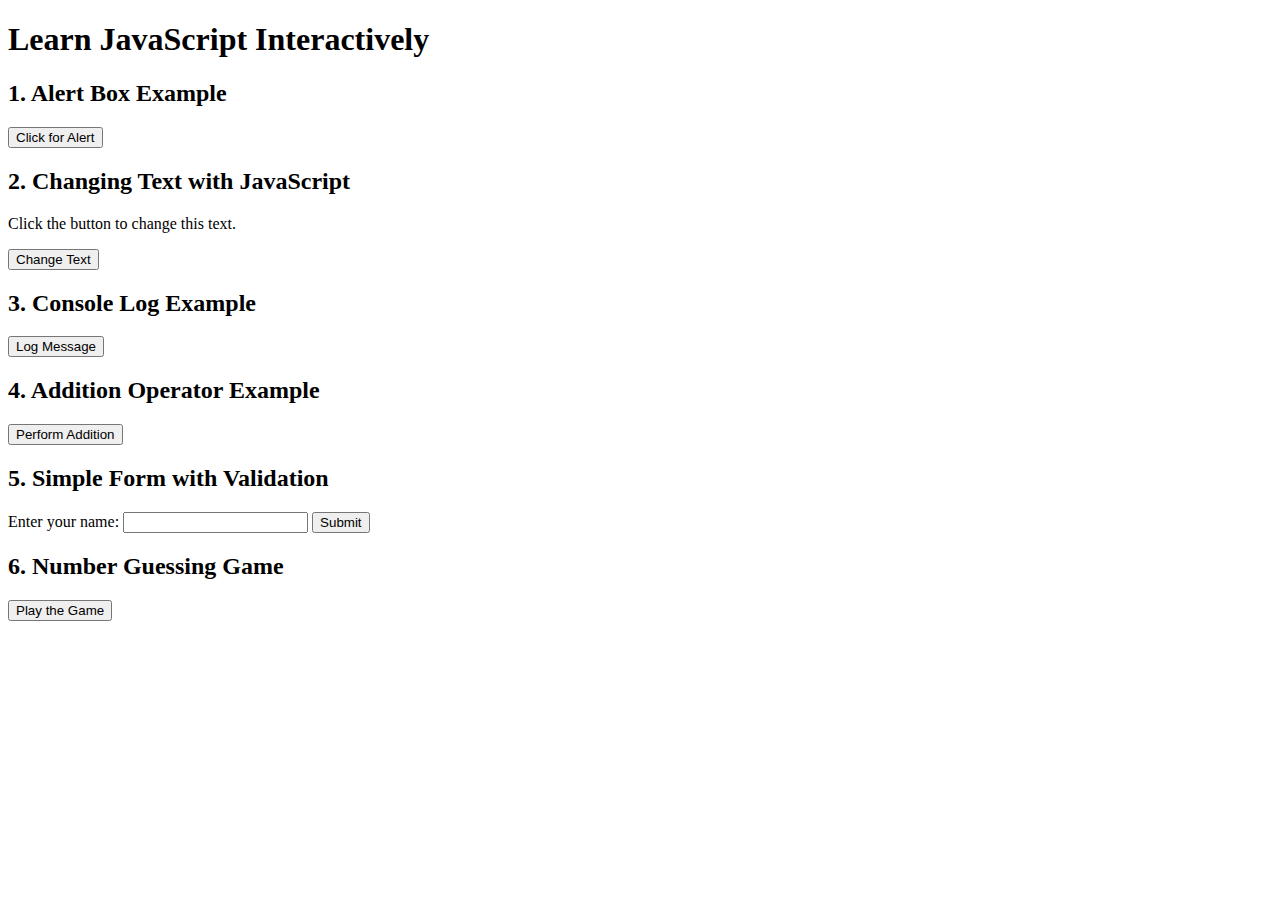
<file: 123.html>
<!DOCTYPE html>
<html lang="en">
<head>
    <meta charset="UTF-8">
    <meta name="viewport" content="width=device-width, initial-scale=1.0">
    <title>Interactive JavaScript Learning</title>
    <script>
        function showAlert() {
            alert("Hello! This is an alert example.");
        }

        function changeText() {
            document.getElementById("dynamicText").innerHTML = "Text changed using innerHTML!";
        }

        function logToConsole() {
            console.log("This message is logged in the console.");
            alert("Check the console for output!");
        }

        function showAddition() {
            let a = 100, b = 20;
            document.getElementById("result").innerHTML = "Addition Result: " + (a + b);
        }

        function validateForm() {
            let name = document.getElementById("name").value;
            if (name === "") {
                alert("Name field cannot be empty!");
                return false;
            } else {
                alert("Form submitted successfully!");
                return true;
            }
        }

        function numberGame() {
            let userNum = prompt("Enter a number:");
            if (userNum > 10) {
                alert("Your number is greater than 10!");
            } else {
                alert("Your number is 10 or less!");
            }
        }
    </script>
</head>
<body>

    <h1>Learn JavaScript Interactively</h1>

    <h2>1. Alert Box Example</h2>
    <button onclick="showAlert()">Click for Alert</button>

    <h2>2. Changing Text with JavaScript</h2>
    <p id="dynamicText">Click the button to change this text.</p>
    <button onclick="changeText()">Change Text</button>

    <h2>3. Console Log Example</h2>
    <button onclick="logToConsole()">Log Message</button>

    <h2>4. Addition Operator Example</h2>
    <button onclick="showAddition()">Perform Addition</button>
    <p id="result"></p>

    <h2>5. Simple Form with Validation</h2>
    <form onsubmit="return validateForm()">
        <label for="name">Enter your name:</label>
        <input type="text" id="name" name="name" aria-required="true">
        <button type="submit">Submit</button>
    </form>

    <h2>6. Number Guessing Game</h2>
    <button onclick="numberGame()">Play the Game</button>

</body>
</html>
</file>
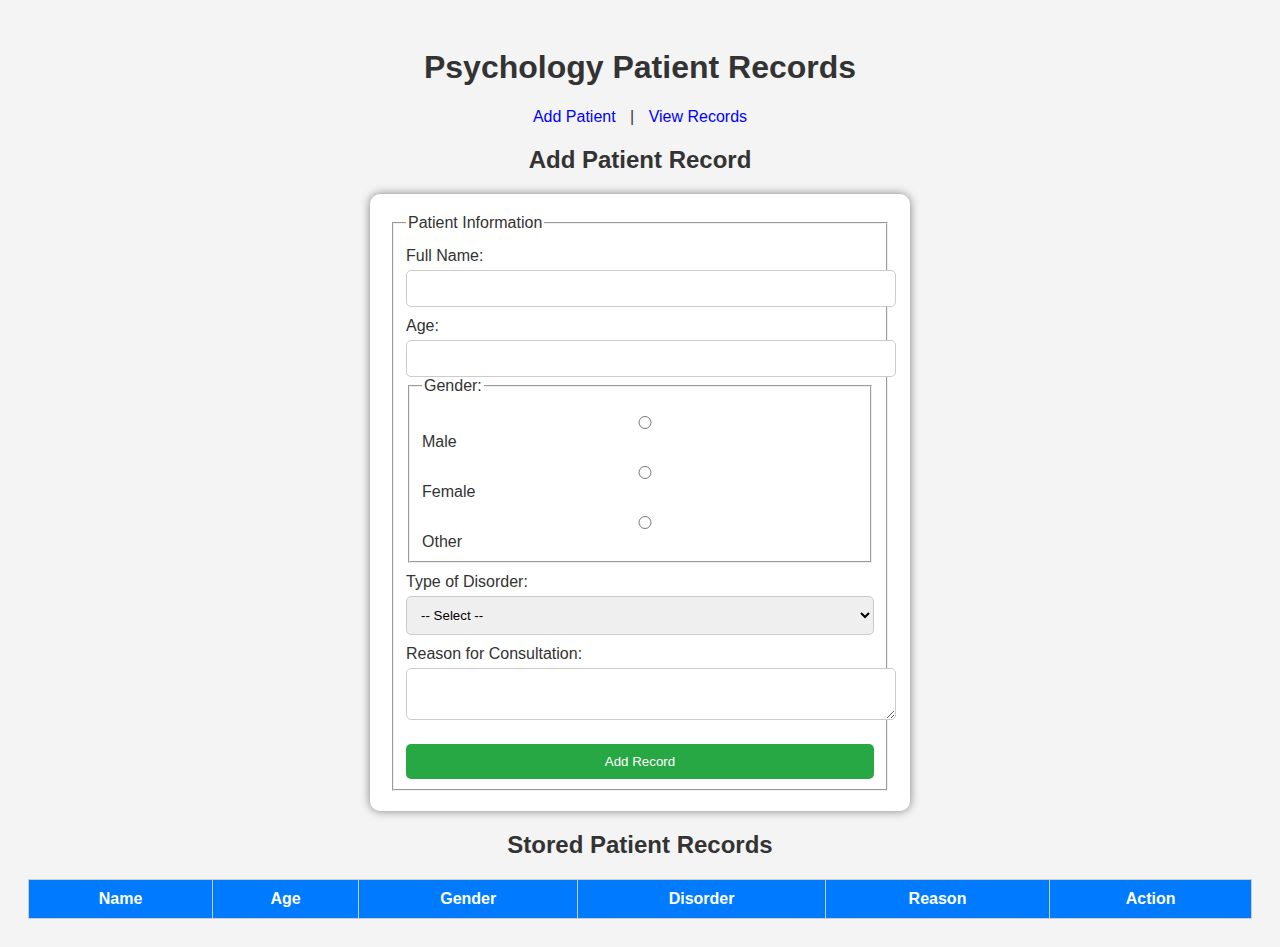
<file: 3.html>
<!DOCTYPE html>
<html lang="en">
<head>
    <meta charset="UTF-8">
    <meta name="viewport" content="width=device-width, initial-scale=1.0">
    <title>Psychology Patient Records</title>
    <link rel="stylesheet" href="styles.css">
</head>
<body>
    <header>
        <h1>Psychology Patient Records</h1>
        <nav>
            <a href="#formSection">Add Patient</a> | 
            <a href="#recordsSection">View Records</a>
        </nav>
    </header>

    <main>
        <section id="formSection">
            <h2>Add Patient Record</h2>
            <form id="patientForm" aria-labelledby="formTitle">
                <fieldset>
                    <legend id="formTitle">Patient Information</legend>

                    <label for="name">Full Name:</label>
                    <input type="text" id="name" name="name" required>

                    <label for="age">Age:</label>
                    <input type="number" id="age" name="age" min="1" required>

                    <fieldset>
                        <legend>Gender:</legend>
                        <label><input type="radio" name="gender" value="Male" required> Male</label>
                        <label><input type="radio" name="gender" value="Female" required> Female</label>
                        <label><input type="radio" name="gender" value="Other" required> Other</label>
                    </fieldset>

                    <label for="disorder">Type of Disorder:</label>
                    <select id="disorder" name="disorder" required>
                        <option value="">-- Select --</option>
                        <option value="Anxiety">Anxiety</option>
                        <option value="Depression">Depression</option>
                        <option value="OCD">OCD</option>
                        <option value="PTSD">PTSD</option>
                        <option value="Bipolar Disorder">Bipolar Disorder</option>
                        <option value="Schizophrenia">Schizophrenia</option>
                        <option value="Other">Other</option>
                    </select>

                    <label for="reason">Reason for Consultation:</label>
                    <textarea id="reason" name="reason" required></textarea>

                    <button type="submit">Add Record</button>
                </fieldset>
            </form>
            <p id="message" aria-live="polite"></p>
        </section>

        <section id="recordsSection">
            <h2>Stored Patient Records</h2>
            <table id="recordsTable" aria-label="Patient Records">
                <thead>
                    <tr>
                        <th>Name</th>
                        <th>Age</th>
                        <th>Gender</th>
                        <th>Disorder</th>
                        <th>Reason</th>
                        <th>Action</th>
                    </tr>
                </thead>
                <tbody></tbody>
            </table>
        </section>
    </main>

    <script src="script.js"></script>
</body>
</html>
</file>
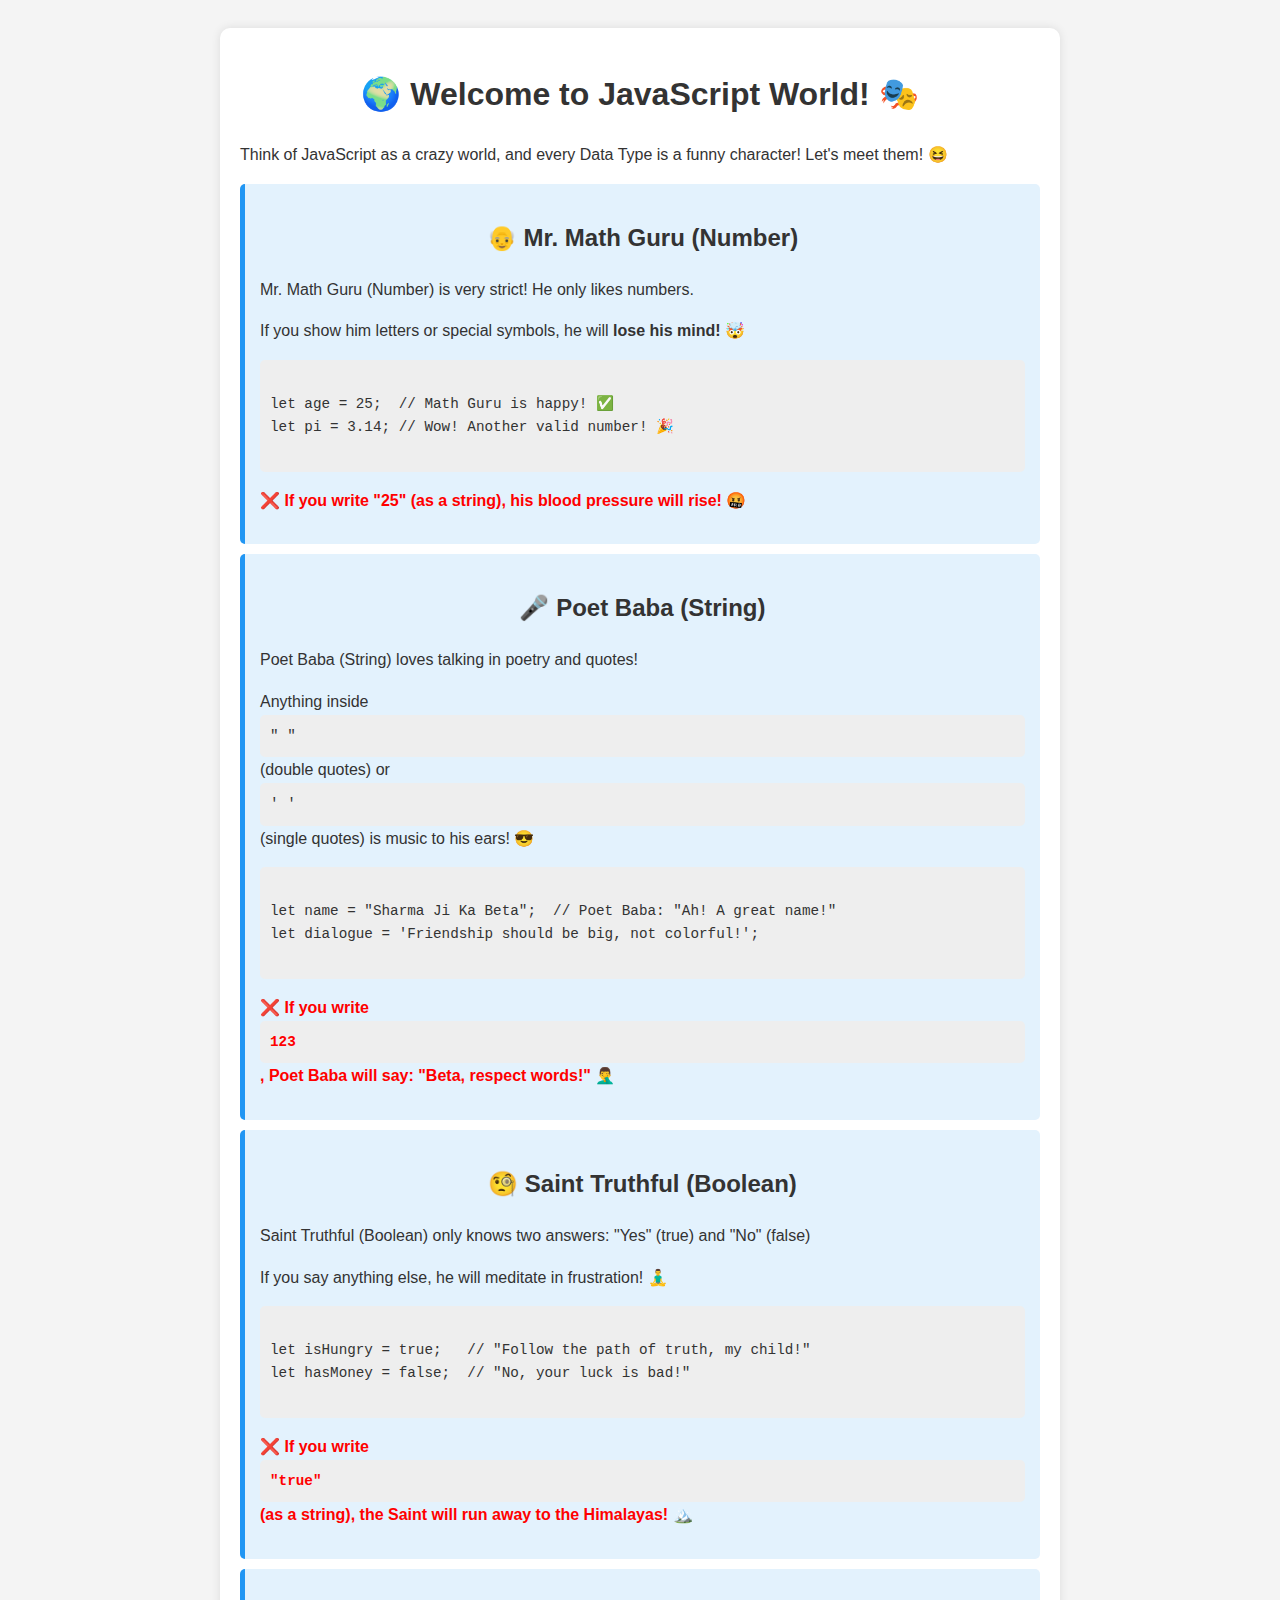
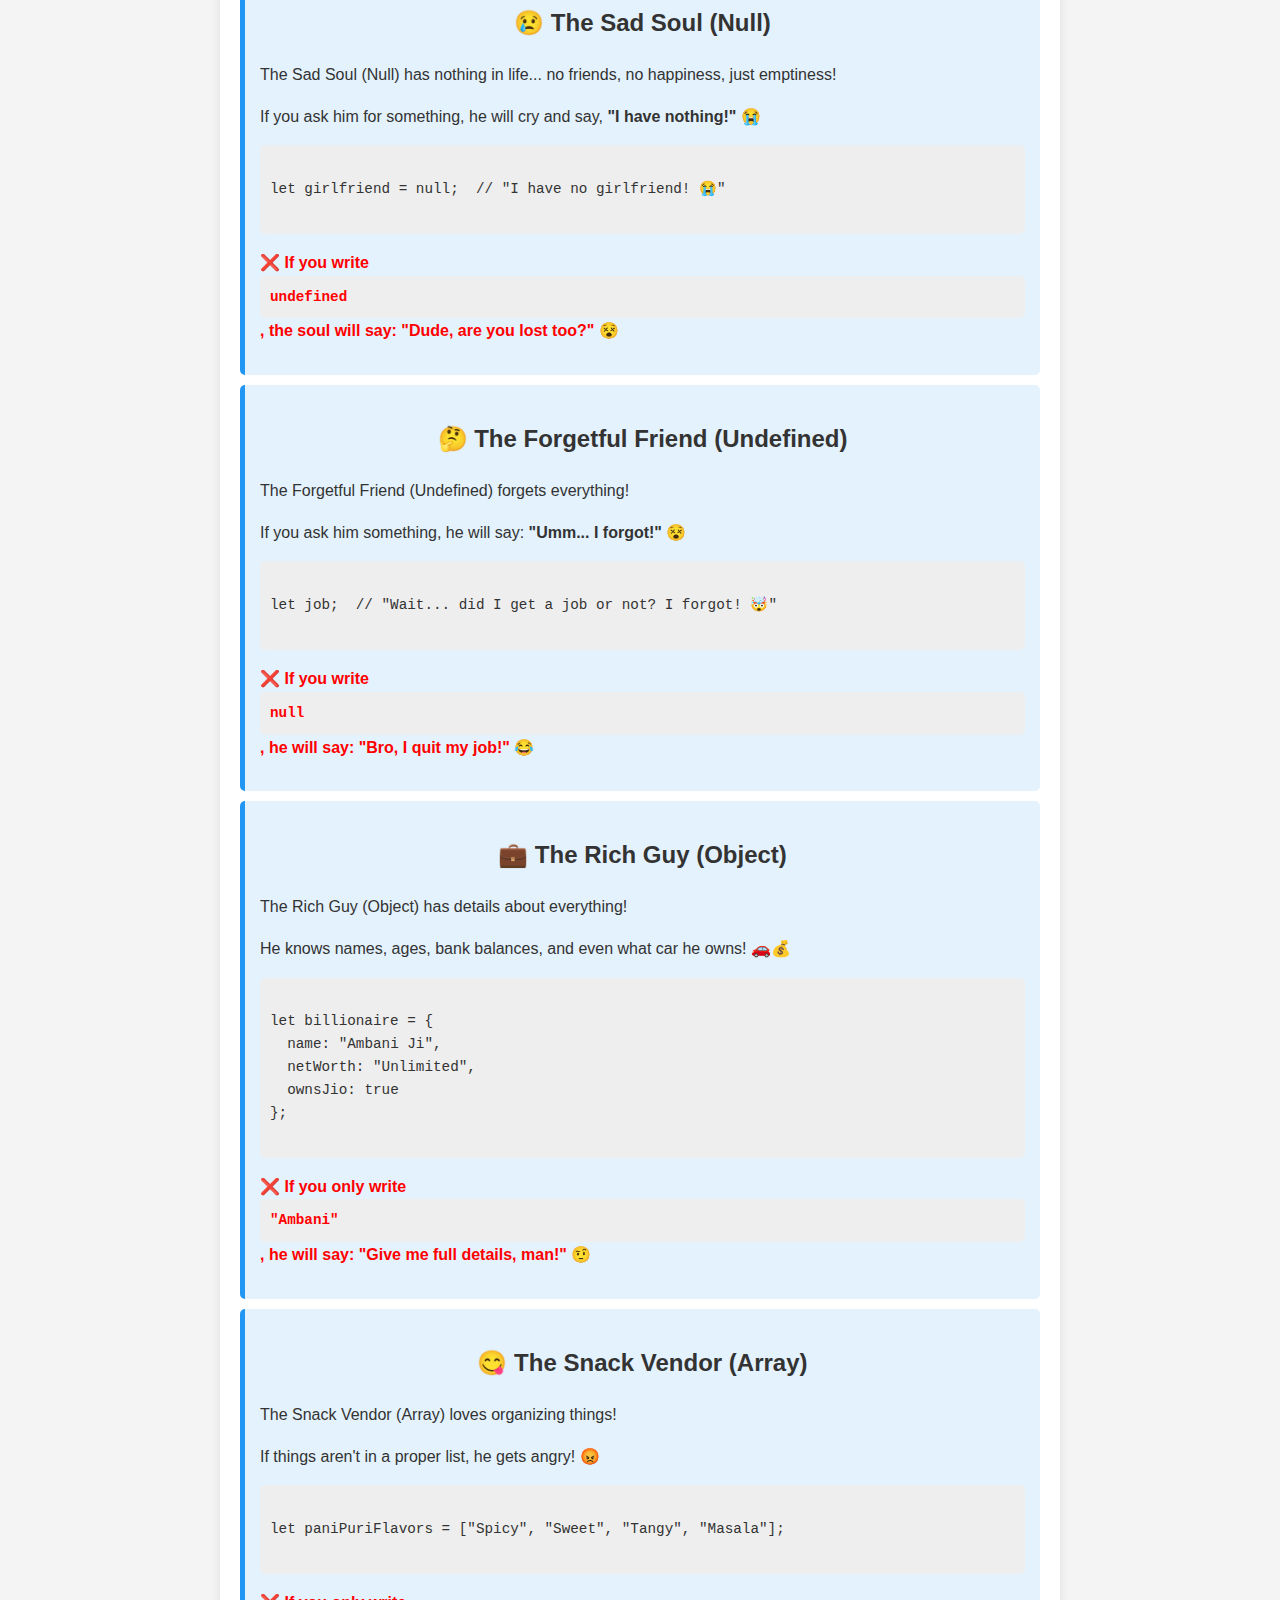
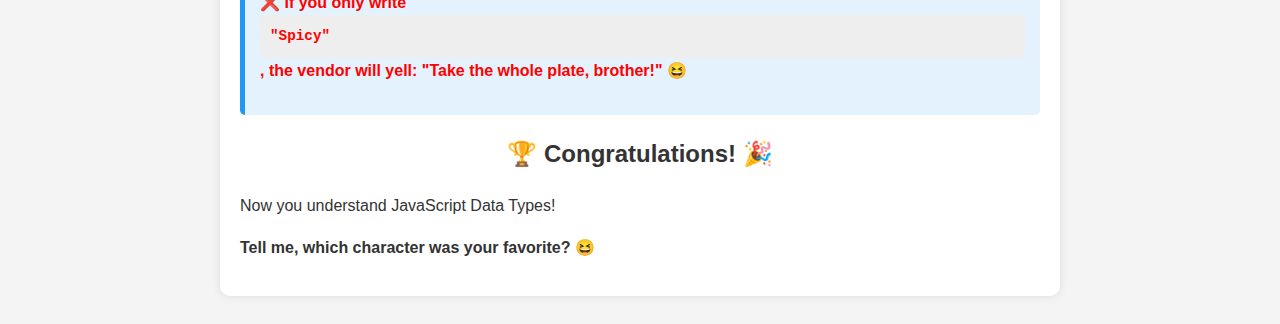
<file: datatipesjs.html>
<!DOCTYPE html>
<html lang="en">
<head>
    <meta charset="UTF-8">
    <meta name="viewport" content="width=device-width, initial-scale=1.0">
    <title>JavaScript Data Types - Fun Learning</title>
    <style>
        body {
            font-family: Arial, sans-serif;
            background-color: #f4f4f4;
            color: #333;
            line-height: 1.6;
            padding: 20px;
        }
        .container {
            max-width: 800px;
            margin: auto;
            background: white;
            padding: 20px;
            border-radius: 10px;
            box-shadow: 0 0 10px rgba(0, 0, 0, 0.1);
        }
        h1, h2 {
            text-align: center;
        }
        .character {
            background: #e3f2fd;
            padding: 15px;
            margin-bottom: 10px;
            border-left: 5px solid #2196f3;
            border-radius: 5px;
        }
        .emoji {
            font-size: 1.5em;
        }
        code {
            display: block;
            background: #eee;
            padding: 10px;
            border-radius: 5px;
            white-space: pre-wrap;
            font-size: 1.1em;
        }
        .warning {
            color: red;
            font-weight: bold;
        }
    </style>
</head>
<body>
    <div class="container">
        <h1>🌍 Welcome to JavaScript World! 🎭</h1>
        <p>Think of JavaScript as a crazy world, and every Data Type is a funny character! Let's meet them! 😆</p>

        <div class="character">
            <h2>👴 Mr. Math Guru (Number)</h2>
            <p>Mr. Math Guru (Number) is very strict! He only likes numbers.</p>
            <p>If you show him letters or special symbols, he will <strong>lose his mind! 🤯</strong></p>
            <code>
let age = 25;  // Math Guru is happy! ✅
let pi = 3.14; // Wow! Another valid number! 🎉
            </code>
            <p class="warning">❌ If you write "25" (as a string), his blood pressure will rise! 🤬</p>
        </div>

        <div class="character">
            <h2>🎤 Poet Baba (String)</h2>
            <p>Poet Baba (String) loves talking in poetry and quotes!</p>
            <p>Anything inside <code>" "</code> (double quotes) or <code>' '</code> (single quotes) is music to his ears! 😎</p>
            <code>
let name = "Sharma Ji Ka Beta";  // Poet Baba: "Ah! A great name!"
let dialogue = 'Friendship should be big, not colorful!';
            </code>
            <p class="warning">❌ If you write <code>123</code>, Poet Baba will say: "Beta, respect words!" 🤦‍♂️</p>
        </div>

        <div class="character">
            <h2>🧐 Saint Truthful (Boolean)</h2>
            <p>Saint Truthful (Boolean) only knows two answers: "Yes" (true) and "No" (false)</p>
            <p>If you say anything else, he will meditate in frustration! 🧘‍♂️</p>
            <code>
let isHungry = true;   // "Follow the path of truth, my child!"
let hasMoney = false;  // "No, your luck is bad!"
            </code>
            <p class="warning">❌ If you write <code>"true"</code> (as a string), the Saint will run away to the Himalayas! 🏔️</p>
        </div>

        <div class="character">
            <h2>😢 The Sad Soul (Null)</h2>
            <p>The Sad Soul (Null) has nothing in life... no friends, no happiness, just emptiness!</p>
            <p>If you ask him for something, he will cry and say, <strong>"I have nothing!" 😭</strong></p>
            <code>
let girlfriend = null;  // "I have no girlfriend! 😭"
            </code>
            <p class="warning">❌ If you write <code>undefined</code>, the soul will say: "Dude, are you lost too?" 😵</p>
        </div>

        <div class="character">
            <h2>🤔 The Forgetful Friend (Undefined)</h2>
            <p>The Forgetful Friend (Undefined) forgets everything!</p>
            <p>If you ask him something, he will say: <strong>"Umm... I forgot!" 😵</strong></p>
            <code>
let job;  // "Wait... did I get a job or not? I forgot! 🤯"
            </code>
            <p class="warning">❌ If you write <code>null</code>, he will say: "Bro, I quit my job!" 😂</p>
        </div>

        <div class="character">
            <h2>💼 The Rich Guy (Object)</h2>
            <p>The Rich Guy (Object) has details about everything!</p>
            <p>He knows names, ages, bank balances, and even what car he owns! 🚗💰</p>
            <code>
let billionaire = {
  name: "Ambani Ji",
  netWorth: "Unlimited",
  ownsJio: true
};
            </code>
            <p class="warning">❌ If you only write <code>"Ambani"</code>, he will say: "Give me full details, man!" 🤨</p>
        </div>

        <div class="character">
            <h2>😋 The Snack Vendor (Array)</h2>
            <p>The Snack Vendor (Array) loves organizing things!</p>
            <p>If things aren't in a proper list, he gets angry! 😡</p>
            <code>
let paniPuriFlavors = ["Spicy", "Sweet", "Tangy", "Masala"];
            </code>
            <p class="warning">❌ If you only write <code>"Spicy"</code>, the vendor will yell: "Take the whole plate, brother!" 😆</p>
        </div>

        <h2>🏆 Congratulations! 🎉</h2>
        <p>Now you understand JavaScript Data Types!</p>
        <p><strong>Tell me, which character was your favorite? 😆</strong></p>
    </div>
</body>
</html>
</file>
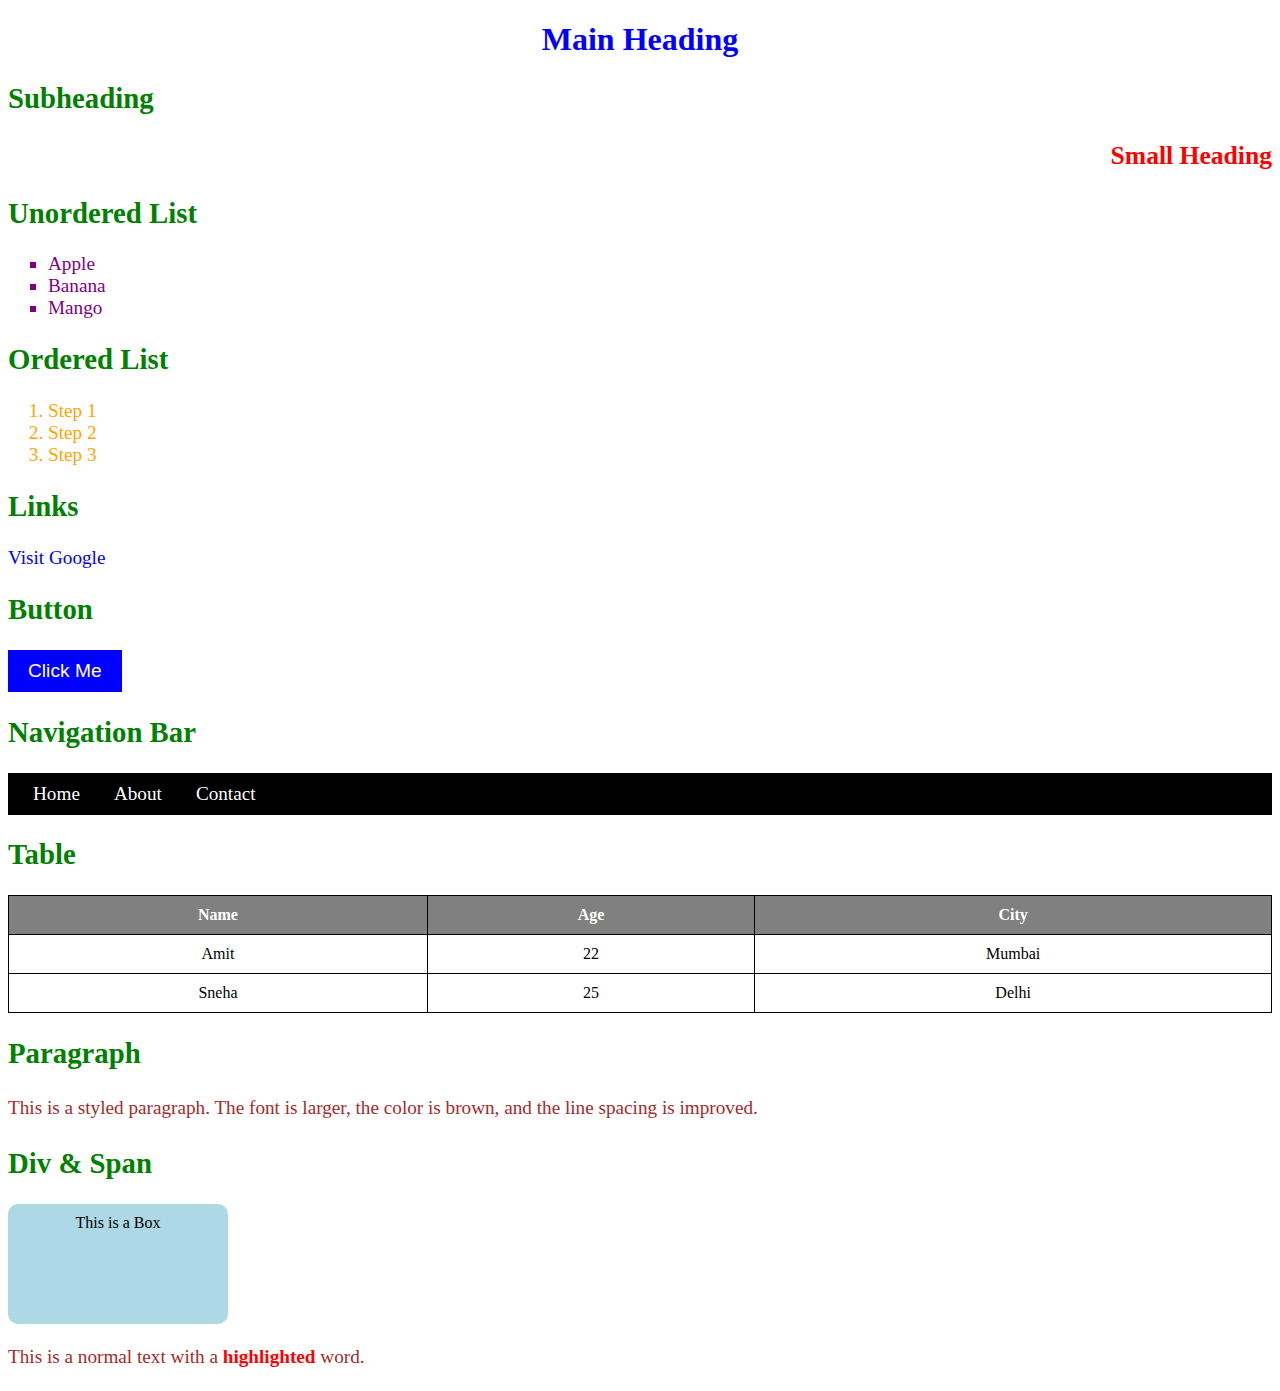
<file: examplcss.html>
<!DOCTYPE html>
<html lang="en">
<head>
    <meta charset="UTF-8">
    <meta name="viewport" content="width=device-width, initial-scale=1.0">
    <title>Complete CSS Elements</title>
    <style>
        /* Headings */
        h1 { color: blue; font-size: 2em; text-align: center; }
        h2 { color: green; font-size: 1.8em; text-align: left; }
        h3 { color: red; font-size: 1.6em; text-align: right; }

        /* Lists */
        ul { list-style-type: square; color: purple; font-size: 1.2em; }
        ol { list-style-type: decimal; color: orange; font-size: 1.2em; }

        /* Links */
        a { color: blue; text-decoration: none; font-size: 1.2em; }
        a:hover { color: red; text-decoration: underline; }

        /* Buttons */
        button {
            background-color: blue; color: white; padding: 10px 20px;
            border: none; font-size: 1.2em; cursor: pointer;
        }
        button:hover { background-color: green; }

        /* Navigation */
        nav {
            background-color: black; padding: 10px;
        }
        nav a {
            color: white; text-decoration: none; margin: 15px; font-size: 1.2em;
        }
        nav a:hover { color: yellow; }

        /* Tables */
        table {
            width: 100%; border-collapse: collapse;
        }
        th, td {
            border: 1px solid black; padding: 10px; text-align: center;
        }
        th { background-color: gray; color: white; }

        /* Paragraph */
        p {
            font-size: 1.2em; color: brown; line-height: 1.5;
        }

        /* Div & Span */
        .box {
            width: 200px; height: 100px; background-color: lightblue;
            text-align: center; padding: 10px; border-radius: 10px;
        }
        .highlight { color: red; font-weight: bold; }
    </style>
</head>
<body>

    <h1>Main Heading</h1>
    <h2>Subheading</h2>
    <h3>Small Heading</h3>

    <h2>Unordered List</h2>
    <ul>
        <li>Apple</li>
        <li>Banana</li>
        <li>Mango</li>
    </ul>

    <h2>Ordered List</h2>
    <ol>
        <li>Step 1</li>
        <li>Step 2</li>
        <li>Step 3</li>
    </ol>

    <h2>Links</h2>
    <a href="https://www.google.com">Visit Google</a>

    <h2>Button</h2>
    <button>Click Me</button>

    <h2>Navigation Bar</h2>
    <nav>
        <a href="#">Home</a>
        <a href="#">About</a>
        <a href="#">Contact</a>
    </nav>

    <h2>Table</h2>
    <table>
        <tr>
            <th>Name</th>
            <th>Age</th>
            <th>City</th>
        </tr>
        <tr>
            <td>Amit</td>
            <td>22</td>
            <td>Mumbai</td>
        </tr>
        <tr>
            <td>Sneha</td>
            <td>25</td>
            <td>Delhi</td>
        </tr>
    </table>

    <h2>Paragraph</h2>
    <p>This is a styled paragraph. The font is larger, the color is brown, and the line spacing is improved.</p>

    <h2>Div & Span</h2>
    <div class="box">This is a Box</div>
    <p>This is a normal text with a <span class="highlight">highlighted</span> word.</p>

</body>
</html>
</file>
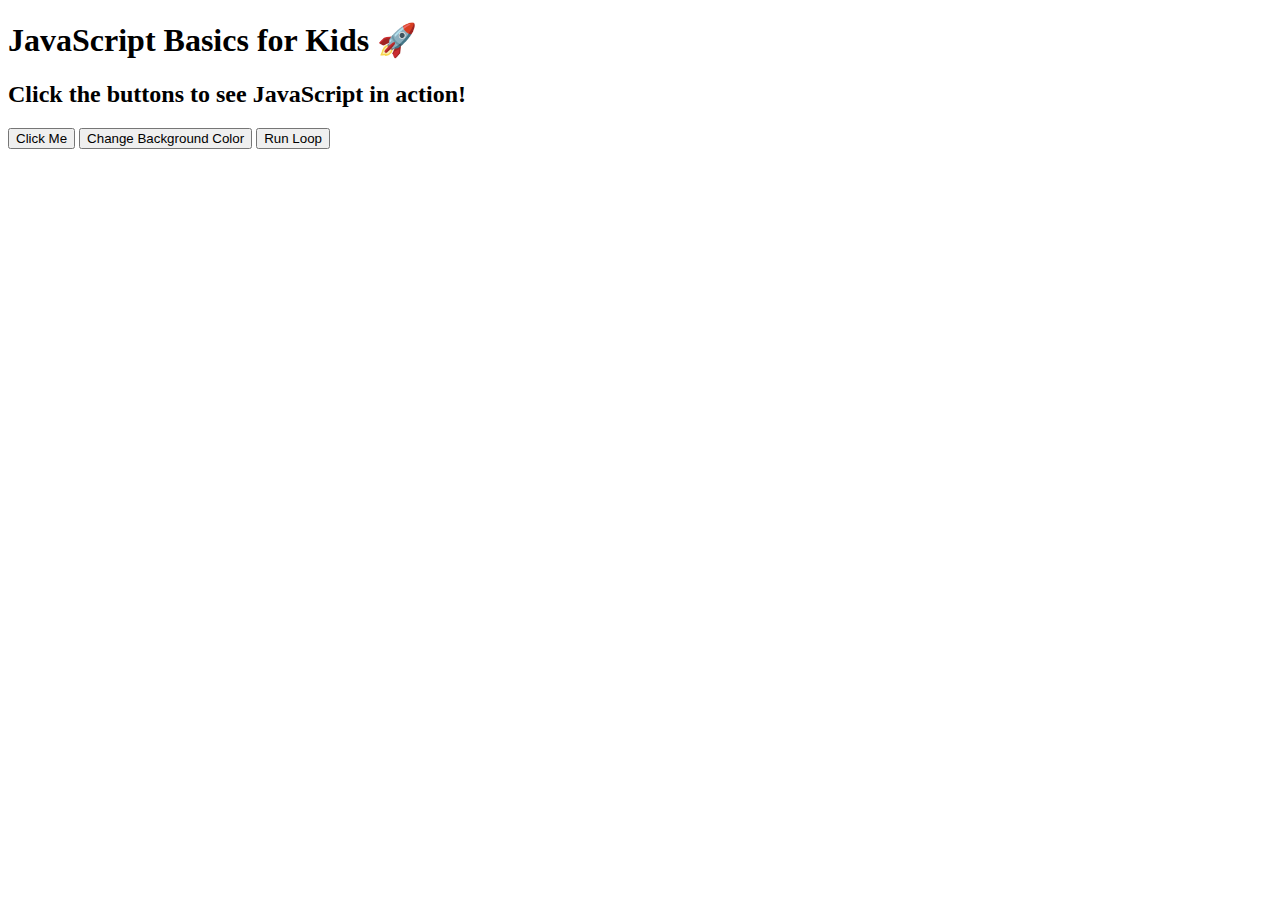
<file: example.html>
<!DOCTYPE html>
<html lang="en">
<head>
    <meta charset="UTF-8">
    <meta name="viewport" content="width=device-width, initial-scale=1.0">
    <title>JavaScript Basics</title>
</head>
<body>
    <h1>JavaScript Basics for Kids 🚀</h1>

    <h2>Click the buttons to see JavaScript in action!</h2>

    <!-- Button for Alert -->
    <button onclick="showAlert()">Click Me</button>

    <!-- Button for Changing Background -->
    <button onclick="changeColor()">Change Background Color</button>

    <!-- Button for Loop Example -->
    <button onclick="runLoop()">Run Loop</button>

    <script>
        // 1️⃣ Show an alert when the button is clicked
        function showAlert() {
            alert("Hello! JavaScript is magic! 🎩✨");
        }

        // 2️⃣ Variables Example
        let car = "red";  // String
        let age = 25;  // Number
        let isHappy = true;  // Boolean
        let fruits = ["Apple", "Mango", "Banana"];  // Array
        let vehicle = { brand: "Toyota", color: "Red" };  // Object

        console.log("Car color:", car);
        console.log("Age:", age);
        console.log("Happy?", isHappy);
        console.log("Fruits:", fruits);
        console.log("Vehicle brand:", vehicle.brand);

        // 3️⃣ Operators Example
        let x = 10;
        let y = 5;
        console.log("Addition:", x + y);
        console.log("Comparison (x > y):", x > y);

        // 4️⃣ Function Example
        function greet(name) {
            console.log("Hello, " + name + "! 🎉");
        }
        greet("Amit");

        // 5️⃣ If-Else Example
        let fuel = 0;
        if (fuel > 0) {
            console.log("Car Chalo 🚗💨");
        } else {
            console.log("Fuel Khatam! ⛽");
        }

        // 6️⃣ Loops Example
        function runLoop() {
            for (let i = 1; i <= 5; i++) {
                console.log("Loop Chala " + i);
            }
        }

        // 7️⃣ Array Example
        let cars = ["BMW", "Audi", "Tesla"];
        console.log("First car:", cars[0]);
        console.log("Total cars:", cars.length);

        // 8️⃣ Object Example
        let spaceship = {
            name: "Falcon",
            speed: "Light Speed",
            launch: function() {
                console.log("Spaceship is launching 🚀");
            }
        };
        spaceship.launch();

        // 9️⃣ Event Example (Changing Background Color)
        function changeColor() {
            document.body.style.backgroundColor = "lightblue";
        }
    </script>

</body>
</html>
</file>
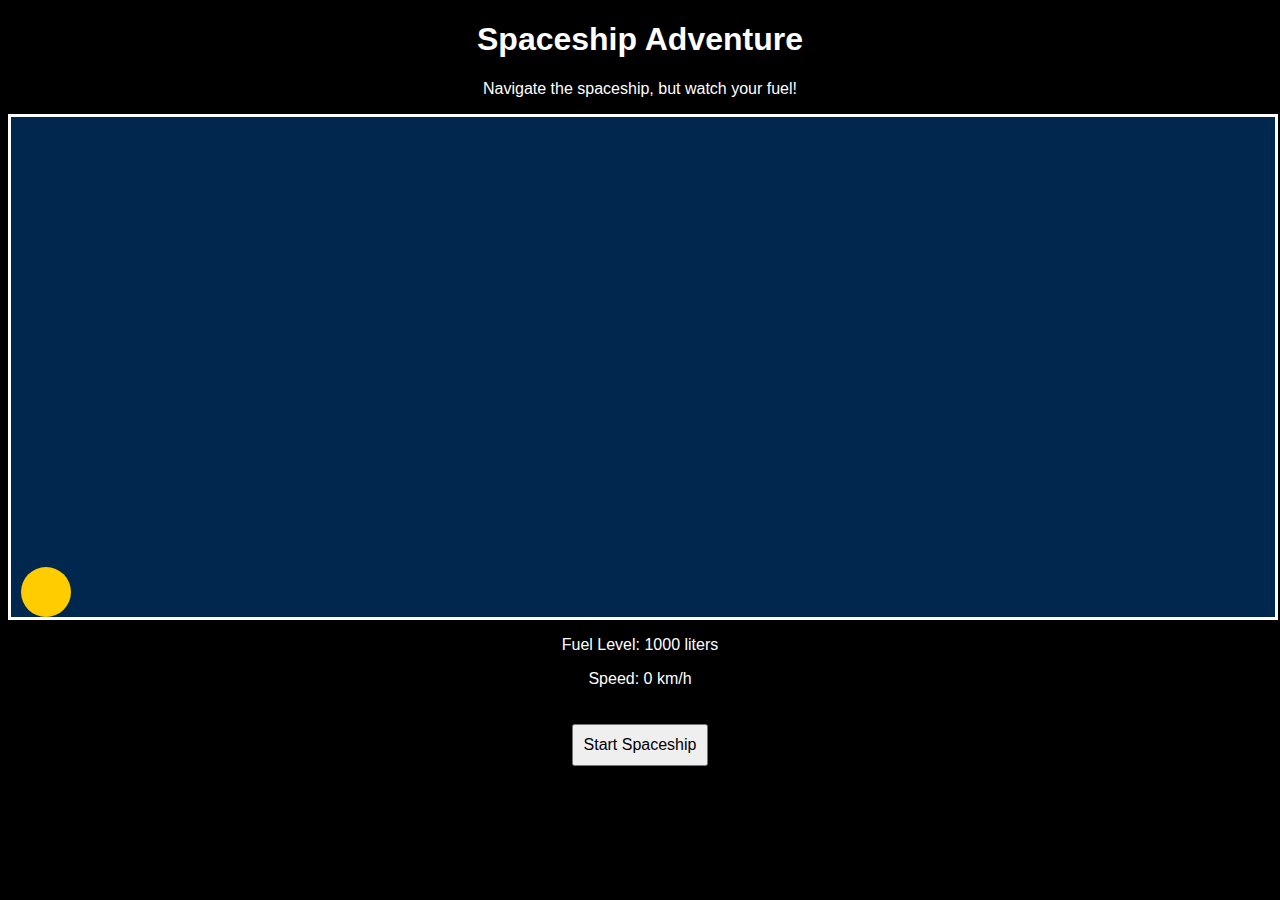
<file: game.html>
<!DOCTYPE html>
<html lang="en">
<head>
  <meta charset="UTF-8">
  <meta name="viewport" content="width=device-width, initial-scale=1.0">
  <title>Spaceship Adventure</title>
  <style>
    body {
      font-family: Arial, sans-serif;
      background-color: #000;
      color: white;
      text-align: center;
    }
    #gameArea {
      position: relative;
      width: 100%;
      height: 500px;
      border: 3px solid white;
      background-color: #00274d;
      overflow: hidden;
    }
    #spaceship {
      position: absolute;
      width: 50px;
      height: 50px;
      background-color: #ffcc00;
      border-radius: 50%;
      bottom: 0;
      left: 10px;
      transition: transform 1s ease;
    }
    button {
      margin-top: 20px;
      padding: 10px;
      font-size: 16px;
      cursor: pointer;
    }
    .hidden {
      display: none;
    }
  </style>
</head>
<body>
  <h1>Spaceship Adventure</h1>
  <p>Navigate the spaceship, but watch your fuel!</p>

  <div id="gameArea" role="region" aria-label="Spaceship Game Area">
    <div id="spaceship" role="img" aria-label="Spaceship" aria-live="polite"></div>
  </div>

  <div id="fuelStatus">
    <p>Fuel Level: <span id="fuel">1000</span> liters</p>
    <p>Speed: <span id="speed">0</span> km/h</p>
  </div>

  <button id="startBtn" aria-label="Start the spaceship">Start Spaceship</button>
  <button id="stopBtn" class="hidden" aria-label="Stop the spaceship">Stop Spaceship</button>

  <script src="game.js"></script>
</body>
</html>
</file>
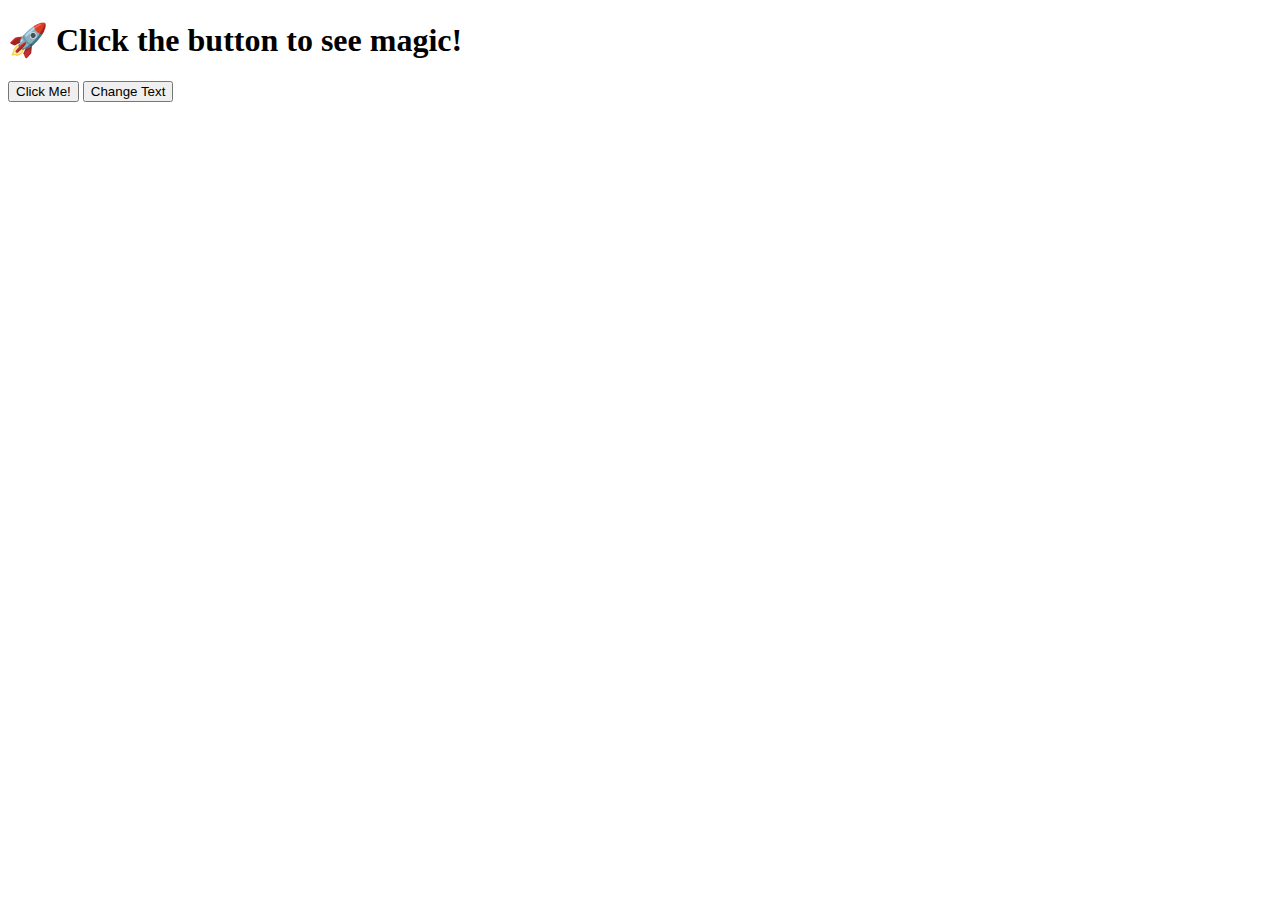
<file: interactive.html>
<!DOCTYPE html>
<html lang="en">
<head>
    <title>My First JS Project</title>
</head>
<body>
    <h1 id="title">🚀 Click the button to see magic!</h1>
    <button onclick="showMessage()">Click Me!</button>
    <button onclick="changeText()">Change Text</button>

    <script>
        function showMessage() {
            alert("Hello, Kiddo! 🎉 You just used JavaScript!");
        }

        function changeText() {
            document.getElementById("title").innerText = "🎉 JavaScript is Fun!";
        }
    </script>
</body>
</html>
</file>
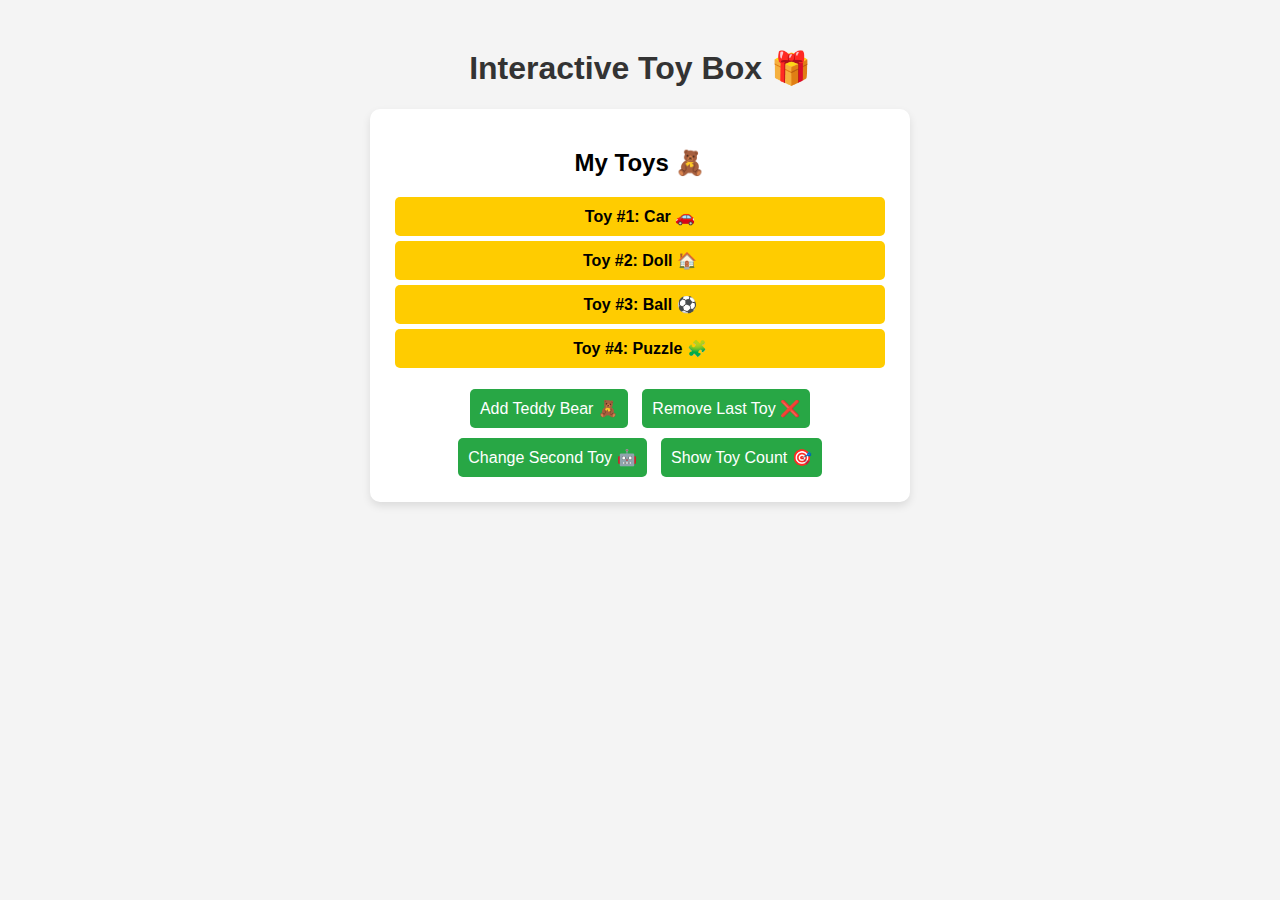
<file: toybox.html>
<!DOCTYPE html>
<html lang="en">
<head>
    <meta charset="UTF-8">
    <meta name="viewport" content="width=device-width, initial-scale=1.0">
    <title>Interactive Toy Box - JavaScript Arrays</title>
    <style>
        body {
            font-family: Arial, sans-serif;
            text-align: center;
            background-color: #f4f4f4;
            padding: 20px;
        }
        h1 {
            color: #333;
        }
        .box {
            background-color: white;
            padding: 20px;
            border-radius: 10px;
            box-shadow: 0px 4px 8px rgba(0, 0, 0, 0.1);
            display: inline-block;
            width: 90%;
            max-width: 500px;
        }
        .toy-list {
            list-style-type: none;
            padding: 0;
        }
        .toy-list li {
            background: #ffcc00;
            padding: 10px;
            margin: 5px;
            border-radius: 5px;
            font-weight: bold;
        }
        button {
            background: #28a745;
            color: white;
            border: none;
            padding: 10px;
            margin: 5px;
            cursor: pointer;
            border-radius: 5px;
            font-size: 16px;
        }
        button:hover {
            background: #218838;
        }
    </style>
</head>
<body>

    <h1>Interactive Toy Box 🎁</h1>
    <div class="box">
        <h2>My Toys 🧸</h2>
        <ul id="toyList" class="toy-list"></ul>
        <button onclick="addToy()">Add Teddy Bear 🧸</button>
        <button onclick="removeLastToy()">Remove Last Toy ❌</button>
        <button onclick="changeToy()">Change Second Toy 🤖</button>
        <button onclick="showToyCount()">Show Toy Count 🎯</button>
    </div>

    <script>
        let toyBox = ["Car 🚗", "Doll 🏠", "Ball ⚽", "Puzzle 🧩"];
        
        function updateToyList() {
            let toyList = document.getElementById("toyList");
            toyList.innerHTML = "";
            toyBox.forEach((toy, index) => {
                let li = document.createElement("li");
                li.textContent = "Toy #" + (index + 1) + ": " + toy;
                toyList.appendChild(li);
            });
        }

        function addToy() {
            toyBox.push("Teddy Bear 🧸");
            updateToyList();
        }

        function removeLastToy() {
            toyBox.pop();
            updateToyList();
        }

        function changeToy() {
            if (toyBox.length > 1) {
                toyBox[1] = "Robot 🤖";
                updateToyList();
            } else {
                alert("Not enough toys to change!");
            }
        }

        function showToyCount() {
            alert("You have " + toyBox.length + " toys in the toy box!");
        }

        updateToyList();
    </script>

</body>
</html>
</file>
<file: styles.css>
body {
    font-family: Arial, sans-serif;
    background-color: #f4f4f4;
    color: #333;
    padding: 20px;
}

header {
    text-align: center;
    margin-bottom: 20px;
}

nav a {
    margin: 0 10px;
    text-decoration: none;
    color: blue;
}

h1, h2 {
    text-align: center;
}

form {
    background: white;
    max-width: 500px;
    margin: auto;
    padding: 20px;
    border-radius: 10px;
    box-shadow: 0px 0px 10px gray;
}

label {
    display: block;
    margin-top: 10px;
}

input, textarea, select {
    width: 100%;
    padding: 10px;
    margin-top: 5px;
    border: 1px solid #ccc;
    border-radius: 5px;
}

button {
    display: block;
    width: 100%;
    padding: 10px;
    background-color: #28a745;
    color: white;
    border: none;
    border-radius: 5px;
    margin-top: 20px;
    cursor: pointer;
}

button:hover {
    background-color: #218838;
}

table {
    width: 100%;
    margin-top: 20px;
    border-collapse: collapse;
    background: white;
}

th, td {
    border: 1px solid #ccc;
    padding: 10px;
    text-align: center;
}

th {
    background-color: #007bff;
    color: white;
}

.delete-btn {
    background-color: red;
    color: white;
    border: none;
    padding: 5px;
    cursor: pointer;
}

.delete-btn:hover {
    background-color: darkred;
}
</file>
